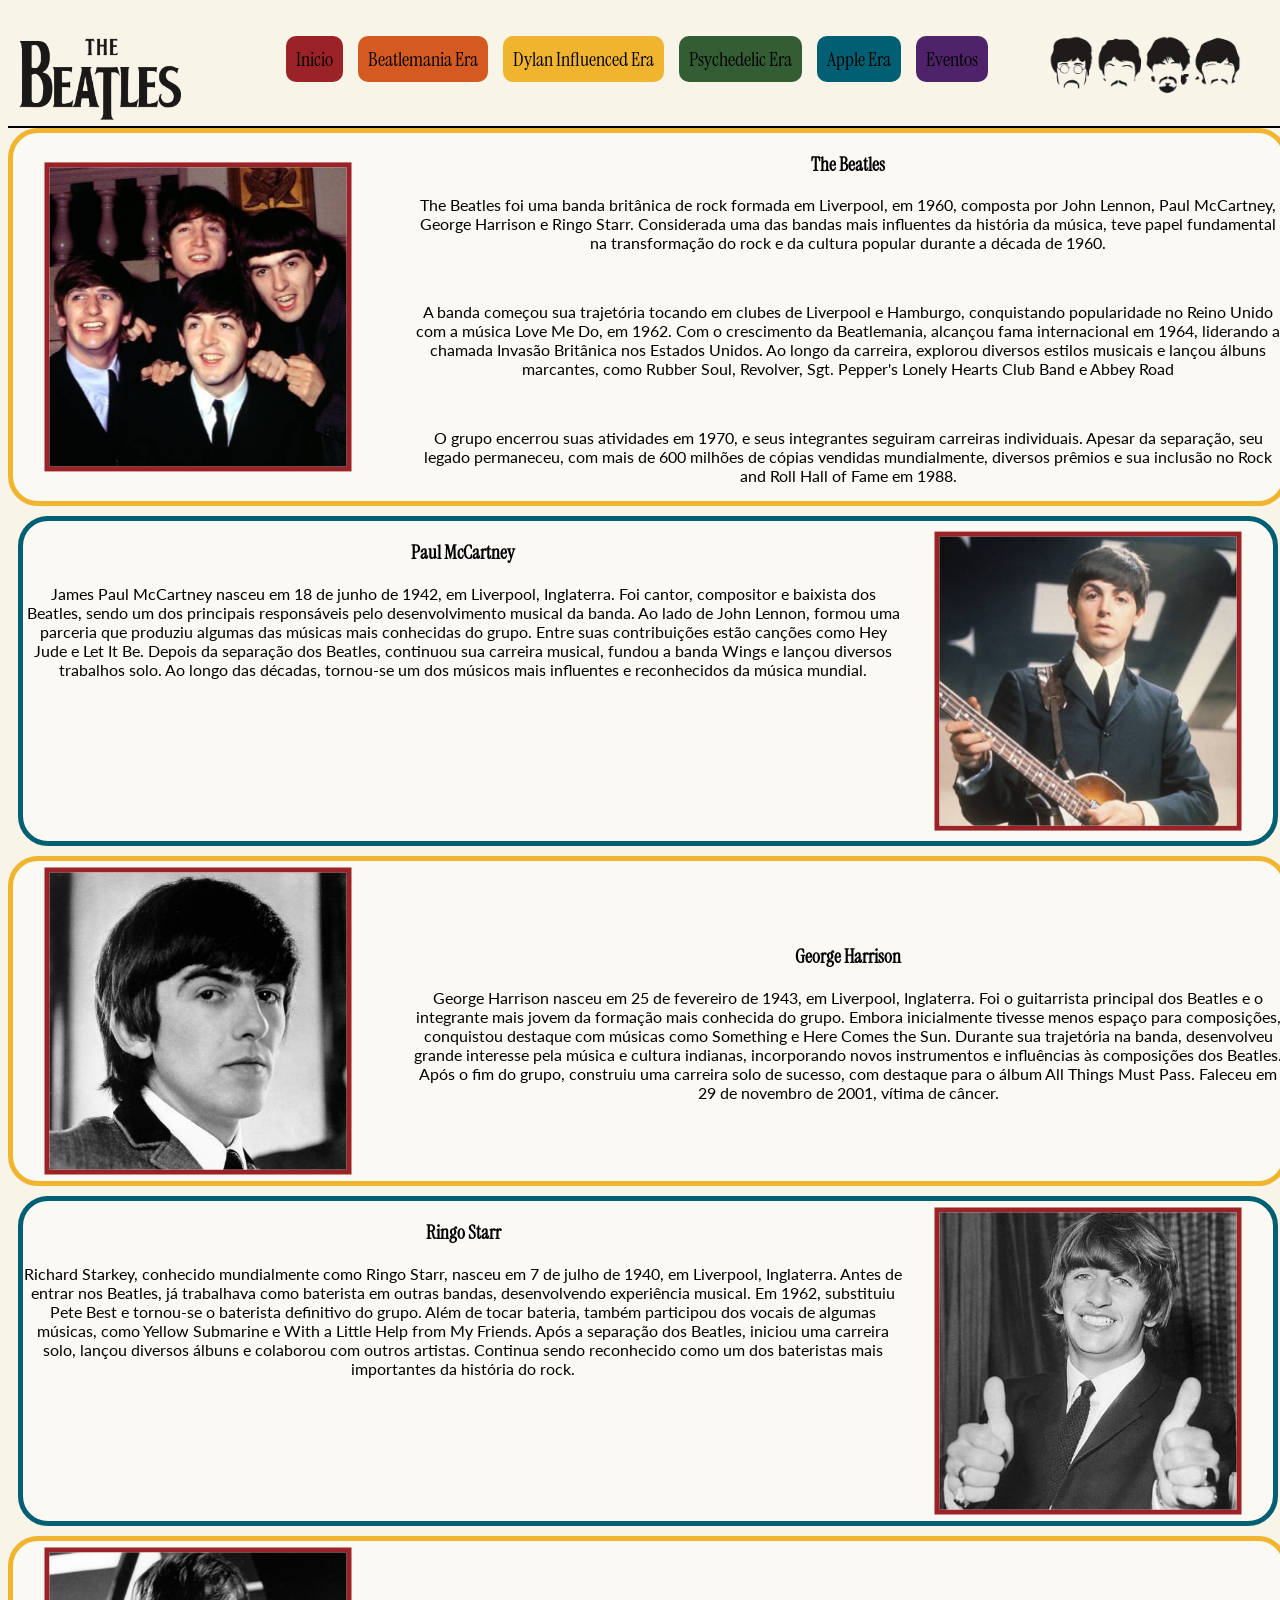
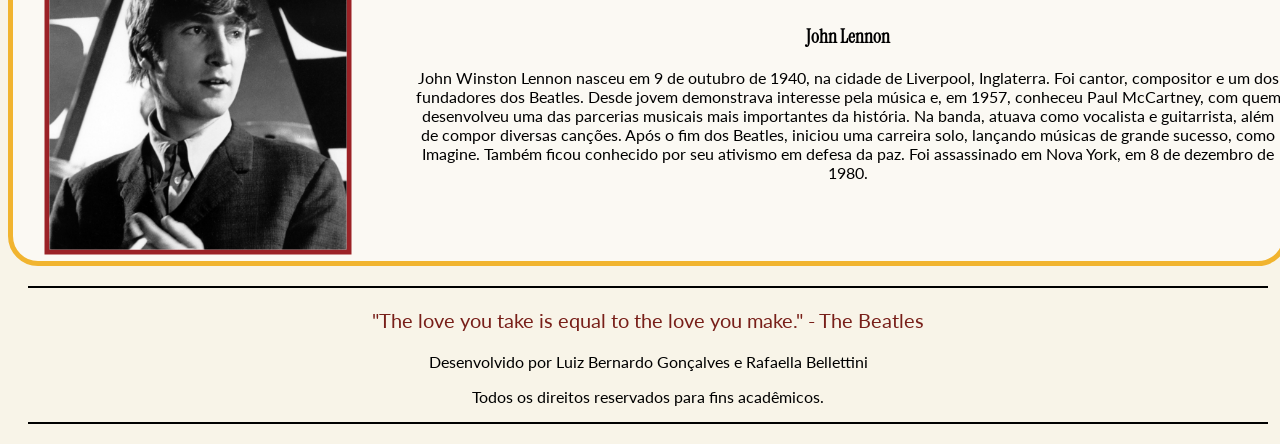
<file: index.html>
<!DOCTYPE html>
<html lang = "pt-br">
<head>
    <meta charset="UTF-8">
    <title>The Beatles</title>
    <link rel="stylesheet" type="text/css" href="estilos.css">
</head>
<body>
    <header id="cabecalho">
        <figure class="logo">
        <img src="imagens/beatles logo.png" alt="logo" width="30%">
        </figure>
        <figure class="logo2">
            <img src="imagens/carabeatles.png" alt="logo2" width="100%">
        </figure>

        <nav class="abas">
            <ul>
			    <li class="index"> <a href="index.html">Inicio</a></li>
			    <li class="beatlemania"> <a href="beatlemania.html">Beatlemania Era</a></li>
			    <li class="dylan"> <a href="dylan.html">Dylan Influenced Era</a></li>
			    <li class="psy"> <a href="psychedelic.html">Psychedelic Era</a></li>
			    <li class="apple"> <a href="apple.html">Apple Era</a></li>
                <li class="eventos"><a href="eventos.html">Eventos</a></li>
		    </ul>
        </nav>
    </header>
    <article id="conteudo">
        <section class="galeria">
            <div class="conteudo">
                <div class="caixa">
                    <img class="imagem1" src="imagens/beatlesnovo.jpg">
                    <img class="imagem2" src="imagens/beatlesveio.jpg ">
                </div>
                    <div class="textos">
                         <H1>The Beatles</H1>
                        <p>The Beatles foi uma banda britânica de rock formada em Liverpool, em 1960,
                         composta por John Lennon, Paul McCartney, George Harrison e Ringo Starr. Considerada uma das bandas mais influentes da história da música, 
                         teve papel fundamental na transformação do rock e da cultura popular durante a década de 1960.</p><br>
                        <p>A banda começou sua trajetória tocando em clubes de Liverpool e Hamburgo, conquistando popularidade no Reino Unido com a música Love Me Do, em 1962.
                            Com o crescimento da Beatlemania, alcançou fama internacional em 1964, liderando a chamada Invasão Britânica nos Estados Unidos. Ao longo da carreira,
                           explorou diversos estilos musicais e lançou álbuns marcantes, como Rubber Soul, Revolver, Sgt. Pepper's Lonely Hearts Club Band e Abbey Road</p><br>
                        <p>O grupo encerrou suas atividades em 1970, e seus integrantes seguiram carreiras individuais. Apesar da separação, seu legado permaneceu, 
                           com mais de 600 milhões de cópias vendidas mundialmente, diversos prêmios e sua inclusão no Rock and Roll Hall of Fame em 1988.</p>
                    </div>
                </div>
<!--mano so demoro nessa desgraca por causa de ficar corrigindo erro de css, que desgraca-->
            <div class="conteudoinvertido">
                <div class="caixa">
                    <img class="imagem1" src="imagens/paulnovo.jpg">
                    <img class="imagem2" src="imagens/paulveio.jpg ">
                </div>
                <div class="textos">
                    <h1>Paul McCartney</h1>
                        <p>James Paul McCartney nasceu em 18 de junho de 1942, em Liverpool, Inglaterra. Foi cantor,
                        compositor e baixista dos Beatles, sendo um dos principais responsáveis pelo desenvolvimento musical da banda. Ao lado de John Lennon,
                        formou uma parceria que produziu algumas das músicas mais conhecidas do grupo.   Entre suas contribuições estão canções como Hey Jude e Let It Be. Depois da separação dos Beatles,
                        continuou sua carreira musical, fundou a banda Wings e lançou diversos trabalhos solo. Ao longo das décadas, tornou-se um dos músicos mais influentes e reconhecidos da música mundial.</p>
                </div>
            </div>
             <div class="conteudo">
                <div class="caixa">
                    <img class="imagem1" src="imagens/georgenovo.jpg">
                    <img class="imagem2" src="imagens/georgeveio.jpg ">
                </div>
                <div class="textos">
                    <h1>George Harrison</h1>
                        <p>George Harrison nasceu em 25 de fevereiro de 1943, em Liverpool, Inglaterra. Foi o guitarrista principal dos Beatles e o integrante mais jovem da formação mais conhecida do grupo.
                        Embora inicialmente tivesse menos espaço para composições, conquistou destaque com músicas como Something e Here Comes the Sun. Durante sua trajetória na banda, desenvolveu grande interesse pela música e cultura indianas,
                        incorporando novos instrumentos e influências às composições dos Beatles. Após o fim do grupo, construiu uma carreira solo de sucesso, com destaque para o álbum All Things Must Pass. Faleceu em 29 de novembro de 2001, vítima de câncer.</p>
                </div>
            </div>
             <div class="conteudoinvertido">
                <div class="caixa">
                    <img class="imagem1" src="imagens/ringonovo.jpg">
                    <img class="imagem2" src="imagens/ringoveio.jpg ">
                </div>
                <div class="textos">
                    <h1>Ringo Starr</h1>
                        <p>Richard Starkey, conhecido mundialmente como Ringo Starr, nasceu em 7 de julho de 1940, em Liverpool, Inglaterra. Antes de entrar nos Beatles, já trabalhava como baterista em outras bandas,
                        desenvolvendo experiência musical. Em 1962, substituiu Pete Best e tornou-se o baterista definitivo do grupo. Além de tocar bateria, também participou dos vocais de algumas músicas, como Yellow Submarine e With a Little Help from My Friends.
                        Após a separação dos Beatles, iniciou uma carreira solo, lançou diversos álbuns e colaborou com outros artistas. Continua sendo reconhecido como um dos bateristas mais importantes da história do rock.</p>
                </div>
            </div>
             <div class="conteudo">
                <div class="caixa">
                    <img class="imagem1" src="imagens/jonhnovo.jpg">
                    <img class="imagem2" src="imagens/jonhveio.jpg ">
                </div>
                <div class="textos">
                    <h1>John Lennon</h1>
                        <p>John Winston Lennon nasceu em 9 de outubro de 1940, na cidade de Liverpool, Inglaterra. Foi cantor, compositor e um dos fundadores dos Beatles. Desde jovem demonstrava interesse pela música e, em 1957,
                        conheceu Paul McCartney, com quem desenvolveu uma das parcerias musicais mais importantes da história. Na banda, atuava como vocalista e guitarrista, além de compor diversas canções. Após o fim dos Beatles, iniciou uma carreira solo, 
                        lançando músicas de grande sucesso, como Imagine. Também ficou conhecido por seu ativismo em defesa da paz. Foi assassinado em Nova York, em 8 de dezembro de 1980.</p>
                </div>
            </div>
        </section>
        
    </article>
    <footer id="rodape">
        <p class="citacao">"The love you take is equal to the love you make." - The Beatles</p>
        <p>Desenvolvido por Luiz Bernardo Gonçalves e Rafaella Bellettini</p>
        <p>Todos os direitos reservados para fins acadêmicos.</p>
        
    </footer>
</body>
</html>
</file>
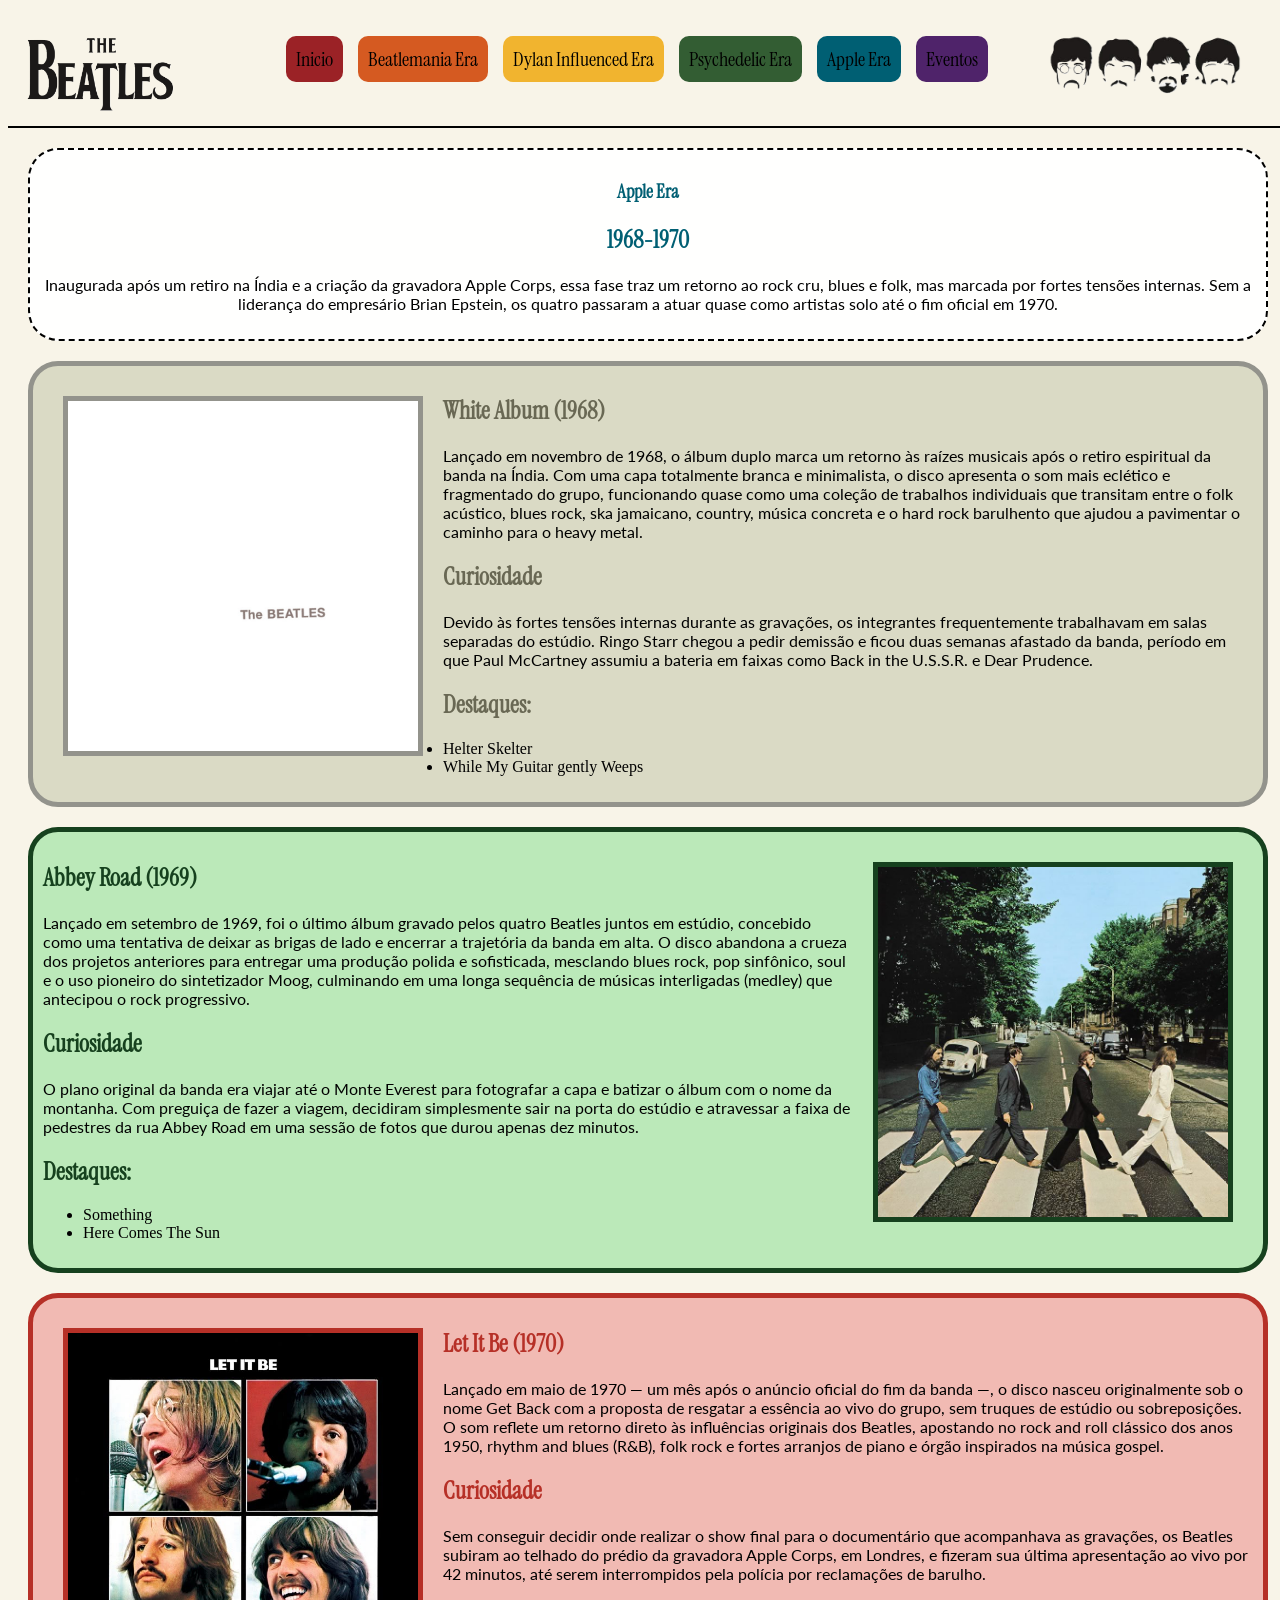
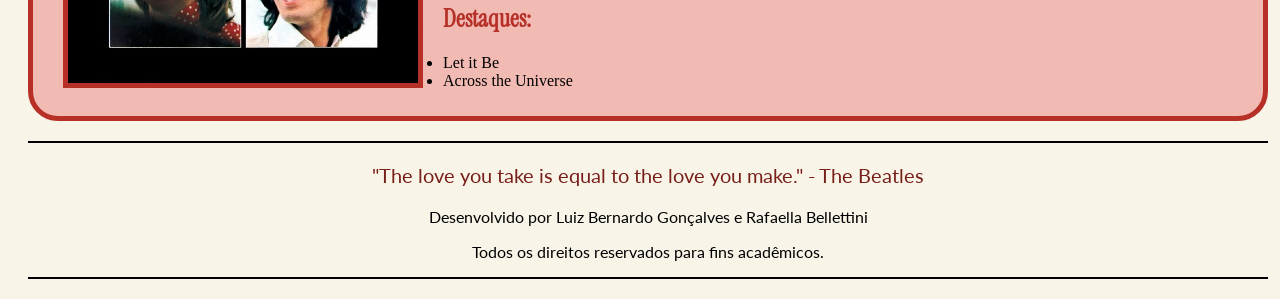
<file: apple.html>
<!DOCTYPE html>
<html lang = "pt-br">
<head>
    <meta charset="UTF-8">
    <title>The Beatles-apple Era</title>
    <link rel="stylesheet" type="text/css" href="estilos.css">
</head>
<body>
    <header id="cabecalho">
        <figure class="logo">
        <img src="imagens/beatles logo.png" alt="logo" width="27%">
        </figure>
        <figure class="logo2">
            <img src="imagens/carabeatles.png" alt="logo2" width="100%">
        </figure>
        <nav class="abas">
            <ul>
		       <li class="index"> <a href="index.html">Inicio</a></li>
			    <li class="beatlemania"> <a href="beatlemania.html">Beatlemania Era</a></li>
			    <li class="dylan"> <a href="dylan.html">Dylan Influenced Era</a></li>
			    <li class="psy"> <a href="psychedelic.html">Psychedelic Era</a></li>
			    <li class="apple"> <a href="apple.html">Apple Era</a></li>
                <li class="eventos"><a href="eventos.html">Eventos</a></li>
		    </ul>
        </nav>
        
    </header>
    <article id="conteudo">
        <section class="titulo">
            <hgroup class="apple">
            <h1>Apple Era</h1>
            <h2>1968-1970</h2>
            </hgroup>
            <p>Inaugurada após um retiro na Índia e a criação da gravadora Apple Corps, essa fase traz um retorno ao rock cru, blues e folk, mas marcada por fortes tensões internas. Sem a liderança do empresário Brian Epstein, os quatro passaram a atuar quase como artistas solo até o fim oficial em 1970.</p>
        </section>
        <div class="white">
            <div class="vinil">
            <img class="white" src="imagens/white.png" width="27%">
            <img class="disco" src="imagens/whitedisc.png">
            </div>
            <div class="textowhite">
            <h1><a href="https://open.spotify.com/intl-pt/album/1klALx0u4AavZNEvC4LrTL?si=0f9911e908c54f1e" target="_blank"> White Album (1968)</a></h1>
            <p>Lançado em novembro de 1968, o álbum duplo marca um retorno às raízes musicais após o retiro espiritual da banda na Índia. Com uma capa totalmente branca e minimalista, o disco apresenta o som mais eclético e fragmentado do grupo, funcionando quase como uma coleção de trabalhos individuais que transitam entre o folk acústico, blues rock, ska jamaicano, country, música concreta e o hard rock barulhento que ajudou a pavimentar o caminho para o heavy metal.</p>
            <h2>Curiosidade</h2>
            <p>Devido às fortes tensões internas durante as gravações, os integrantes frequentemente trabalhavam em salas separadas do estúdio. Ringo Starr chegou a pedir demissão e ficou duas semanas afastado da banda, período em que Paul McCartney assumiu a bateria em faixas como Back in the U.S.S.R. e Dear Prudence.</p>
            <h2>Destaques:</h2>
            <ul type="disc">
                <li>Helter Skelter</li>
                <li>While My Guitar gently Weeps</li>
            </ul>
        </div>
        </div>
            <div class="abbey">
            <div class="vinil1">     
                 <img class="abbey" src="imagens/abbey.jpg" width="27%">
                 <img class="discoabbey" src="imagens/abbeydisc.png">
             </div>
                <div class="textoabbey">
                 <h1><a href="https://open.spotify.com/intl-pt/album/0ETFjACtuP2ADo6LFhL6HN?si=cab36244267a47da" target="_blank"> Abbey Road (1969)</a></h1>
                 <p>Lançado em setembro de 1969, foi o último álbum gravado pelos quatro Beatles juntos em estúdio, concebido como uma tentativa de deixar as brigas de lado e encerrar a trajetória da banda em alta. O disco abandona a crueza dos projetos anteriores para entregar uma produção polida e sofisticada, mesclando blues rock, pop sinfônico, soul e o uso pioneiro do sintetizador Moog, culminando em uma longa sequência de músicas interligadas (medley) que antecipou o rock progressivo.</p>
                 <h2>Curiosidade</h2>
                    <p>O plano original da banda era viajar até o Monte Everest para fotografar a capa e batizar o álbum com o nome da montanha. Com preguiça de fazer a viagem, decidiram simplesmente sair na porta do estúdio e atravessar a faixa de pedestres da rua Abbey Road em uma sessão de fotos que durou apenas dez minutos.</p>
                 <h2>Destaques:</h2>
                    <ul type="disc">
                   <li>Something</li>
                    <li>Here Comes The Sun</li>
                    </ul>
                </div>
             </div>
        <div class="let">
            <div class="vinil">      
                <img class="itbe" src="imagens/letitbe.jpg" width="27%">
                <img class="disco" src="imagens/letitbedisc.png">
            </div>
            <div class="textolet">
            <h1><a href="https://open.spotify.com/intl-pt/album/0jTGHV5xqHPvEcwL8f6YU5?si=vYOB8EN7TLqBNIKiTmaLng" target="_blank"> Let It Be (1970)</a></h1>
            <p>Lançado em maio de 1970 — um mês após o anúncio oficial do fim da banda —, o disco nasceu originalmente sob o nome Get Back com a proposta de resgatar a essência ao vivo do grupo, sem truques de estúdio ou sobreposições. O som reflete um retorno direto às influências originais dos Beatles, apostando no rock and roll clássico dos anos 1950, rhythm and blues (R&B), folk rock e fortes arranjos de piano e órgão inspirados na música gospel.</p>
            <h2>Curiosidade</h2>
            <p>Sem conseguir decidir onde realizar o show final para o documentário que acompanhava as gravações, os Beatles subiram ao telhado do prédio da gravadora Apple Corps, em Londres, e fizeram sua última apresentação ao vivo por 42 minutos, até serem interrompidos pela polícia por reclamações de barulho.</p>
            <h2>Destaques:</h2>
            <ul type="disc">
                <li>Let it Be</li>
                <li>Across the Universe</li>
            </ul>
        </div>
        </div>
         
    </article>
    <footer id="rodape">
        <p class="citacao">"The love you take is equal to the love you make." - The Beatles</p>
        <p>Desenvolvido por Luiz Bernardo Gonçalves e Rafaella Bellettini</p>
        <p>Todos os direitos reservados para fins acadêmicos.</p>
        
    </footer>
</body>
</html>
</file>
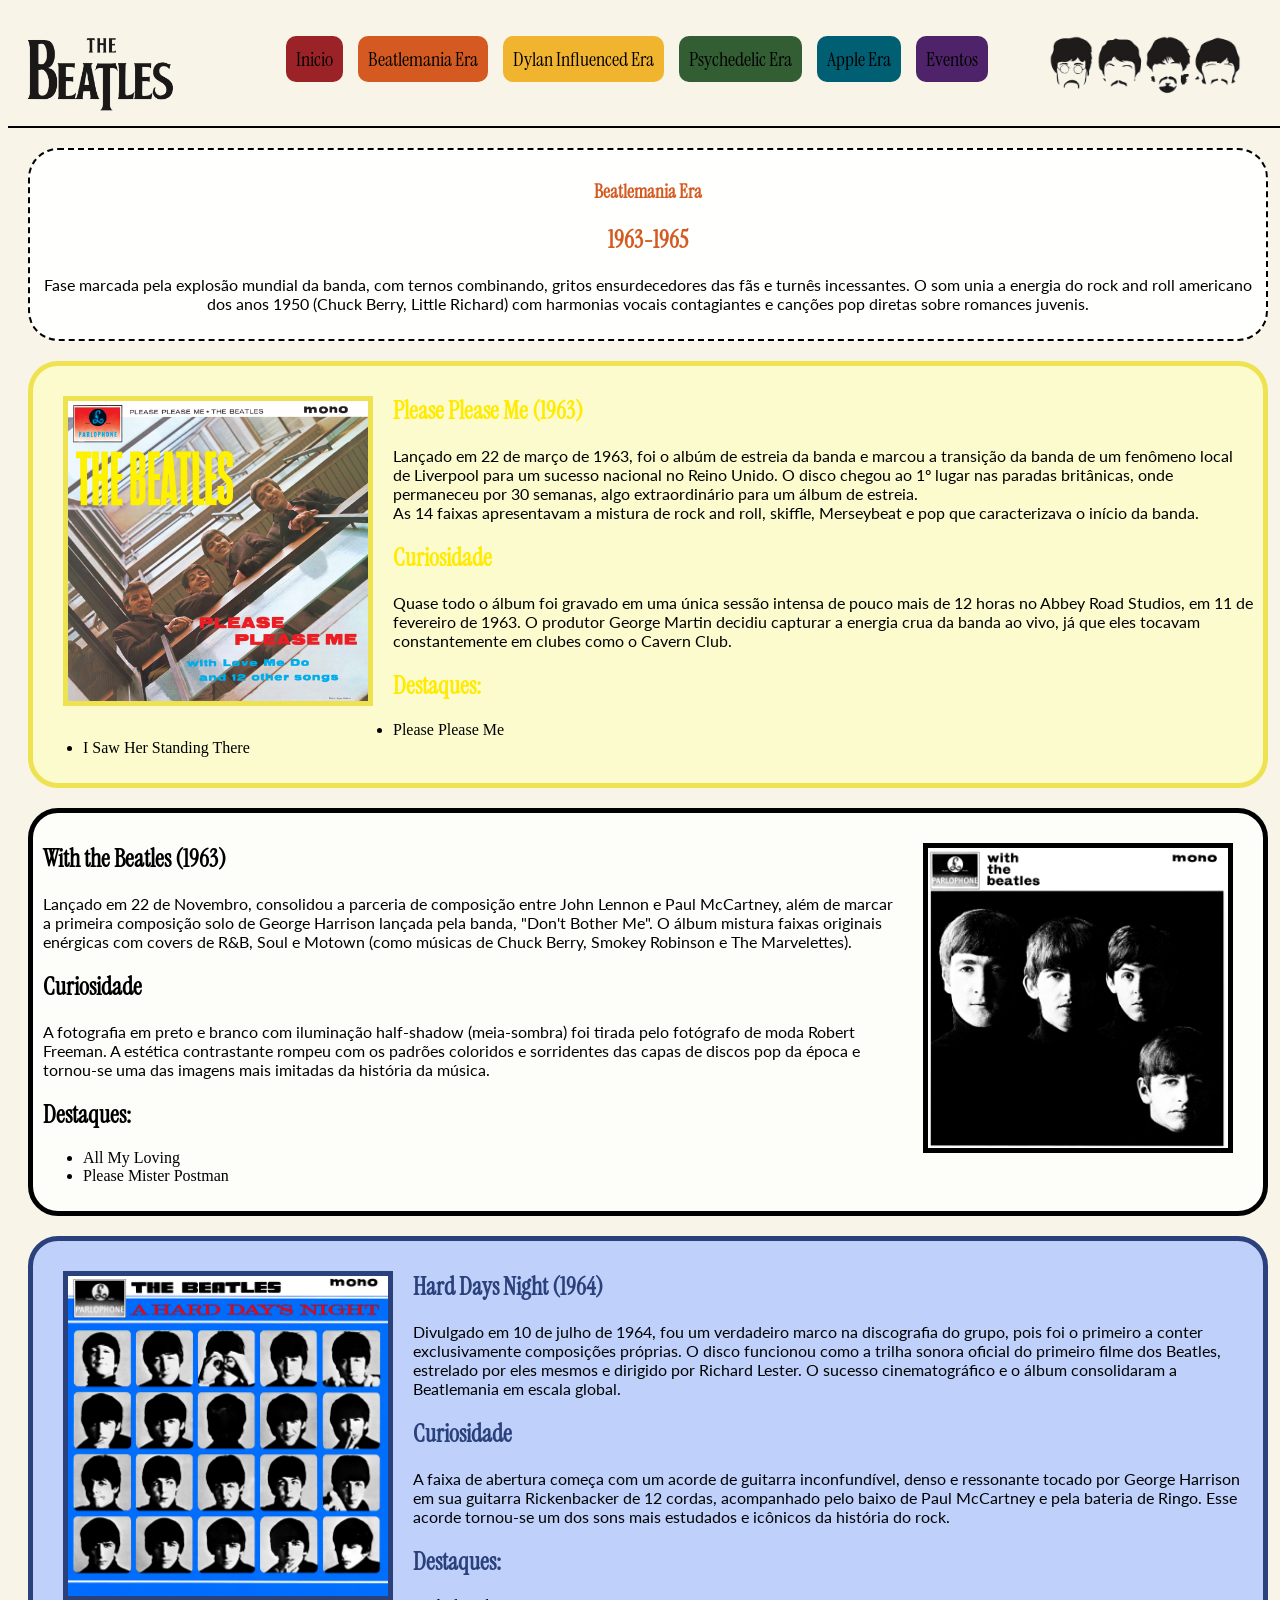
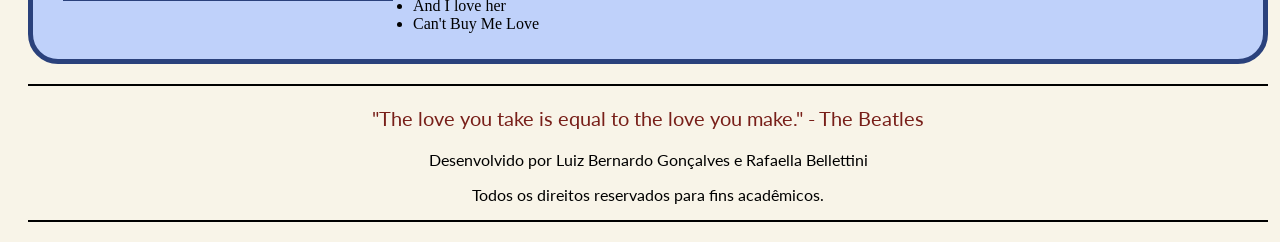
<file: beatlemania.html>
<!DOCTYPE html>
<html lang = "pt-br">
<head>
    <meta charset="UTF-8">
    <title>The Beatles</title>
    <link rel="stylesheet" type="text/css" href="estilos.css">
</head>
<body>
    <header id="cabecalho"> 
        <figure class="logo">
        <img src="imagens/beatles logo.png" alt="logo" width="27%">
        </figure>
        <figure class="logo2">
            <img src="imagens/carabeatles.png" alt="logo2" width="100%">
        </figure>
        <nav class="abas">
            <ul>
			    <li class="index"> <a href="index.html">Inicio</a></li>
			    <li class="beatlemania"> <a href="beatlemania.html">Beatlemania Era</a></li>
			    <li class="dylan"> <a href="dylan.html">Dylan Influenced Era</a></li>
			    <li class="psy"> <a href="psychedelic.html">Psychedelic Era</a></li>
			    <li class="apple"> <a href="apple.html">Apple Era</a></li>
                <li class="eventos"><a href="eventos.html">Eventos</a></li>
		    </ul>
        </nav>
    </header>
    
    <article id="conteudo">
        <section class="titulo">
            <hgroup class="beatlemania">
            <h1>Beatlemania Era</h1>
            <h2>1963-1965</h2>
            </hgroup>
            <p>Fase marcada pela explosão mundial da banda, com ternos combinando, gritos ensurdecedores das fãs e turnês incessantes. O som unia a energia do rock and roll americano dos anos 1950 (Chuck Berry, Little Richard) com harmonias vocais contagiantes e canções pop diretas sobre romances juvenis.</p>
        </section>

        <div class="pleasepleaseme">
        <div class="vinil">
            <img class="please" src="imagens/Please Please Me.jpg" width="27%">
            <img class="disco" src="imagens/pleasedisc.png">
        </div>   
            <div class="textoplease">
            <h1><a href="https://open.spotify.com/intl-pt/album/3KzAvEXcqJKBF97HrXwlgf?si=FpezGKFPSI-pLYetunIu0A" target="_blank"> Please Please Me (1963)</a></h1>
            <p>Lançado em 22 de março de 1963, foi o albúm de estreia da banda e marcou a transição da banda de um fenômeno local de Liverpool para um sucesso nacional no Reino Unido. O disco chegou ao 1º lugar nas paradas britânicas, onde permaneceu por 30 semanas, algo extraordinário para um álbum de estreia. <br> As 14 faixas apresentavam a mistura de rock and roll, skiffle, Merseybeat e pop que caracterizava o início da banda.</p>
            <h2>Curiosidade</h2>
            <p>Quase todo o álbum foi gravado em uma única sessão intensa de pouco mais de 12 horas no Abbey Road Studios, em 11 de fevereiro de 1963. O produtor George Martin decidiu capturar a energia crua da banda ao vivo, já que eles tocavam constantemente em clubes como o Cavern Club.</p>
            <h2>Destaques:</h2>
            <ul type="disc">
                <li>Please Please Me</li>
                <li>I Saw Her Standing There</li>
            </ul>
        </div>
        </div>

          <div class="withthebeatles">
            <div class="vinil1">
            <img class="with" src="imagens/With the Beatles.jpg" width="27%">
            <img class="disco" src="imagens/withdisc.png">
            </div>
            
            <div class="textowith">
            <h1><a href="https://open.spotify.com/intl-pt/album/1aYdiJk6XKeHWGO3FzHHTr?si=z3xXnrFvTqC8BgQqZa1Sjw" target="_blank"> With the Beatles (1963)</a></h1>
            <p>Lançado em 22 de Novembro, consolidou a parceria de composição entre John Lennon e Paul McCartney, além de marcar a primeira composição solo de George Harrison lançada pela banda, "Don't Bother Me". O álbum mistura faixas originais enérgicas com covers de R&B, Soul e Motown (como músicas de Chuck Berry, Smokey Robinson e The Marvelettes).</p>
            <h2>Curiosidade</h2>
            <p>A fotografia em preto e branco com iluminação half-shadow (meia-sombra) foi tirada pelo fotógrafo de moda Robert Freeman. A estética contrastante rompeu com os padrões coloridos e sorridentes das capas de discos pop da época e tornou-se uma das imagens mais imitadas da história da música. </p>
            <h2>Destaques:</h2>
            <ul type="disc">
                <li>All My Loving</li>
                <li>Please Mister Postman</li>
            </ul>
        </div>
        </div>
        <div class="aharddaysnight">
            <div class="vinil">      
            <img class="hard" src="imagens/A Hard Days Night.jpg" width="27%">
            <img class="disco" src="imagens/harddaysdisc.png">
            </div>
            <div class="textohard">
            <h1><a href="https://open.spotify.com/intl-pt/album/6wCttLq0ADzkPgtRnUihLV?si=XteM1kRmRbGZ8W2snstXDQ" target="_blank"> Hard Days Night </a>(1964)</h1>
            <p>Divulgado em 10 de julho de 1964, fou um verdadeiro marco na discografia do grupo, pois foi o primeiro a conter exclusivamente composições próprias. O disco funcionou como a trilha sonora oficial do primeiro filme dos Beatles, estrelado por eles mesmos e dirigido por Richard Lester. O sucesso cinematográfico e o álbum consolidaram a Beatlemania em escala global.</p>
            <h2>Curiosidade</h2>
            <p>A faixa de abertura começa com um acorde de guitarra inconfundível, denso e ressonante tocado por George Harrison em sua guitarra Rickenbacker de 12 cordas, acompanhado pelo baixo de Paul McCartney e pela bateria de Ringo. Esse acorde tornou-se um dos sons mais estudados e icônicos da história do rock.</p>
            <h2>Destaques:</h2>
            <ul type="disc">
                <li>And I love her</li>
                <li>Can't Buy Me Love</li>
            </ul>
        </div>
        </div>

    </article>
    <footer id="rodape">
        <p class="citacao">"The love you take is equal to the love you make." - The Beatles</p>
        <p>Desenvolvido por Luiz Bernardo Gonçalves e Rafaella Bellettini</p>
        <p>Todos os direitos reservados para fins acadêmicos.</p>
        
    </footer>
</body>
</html>
</file>
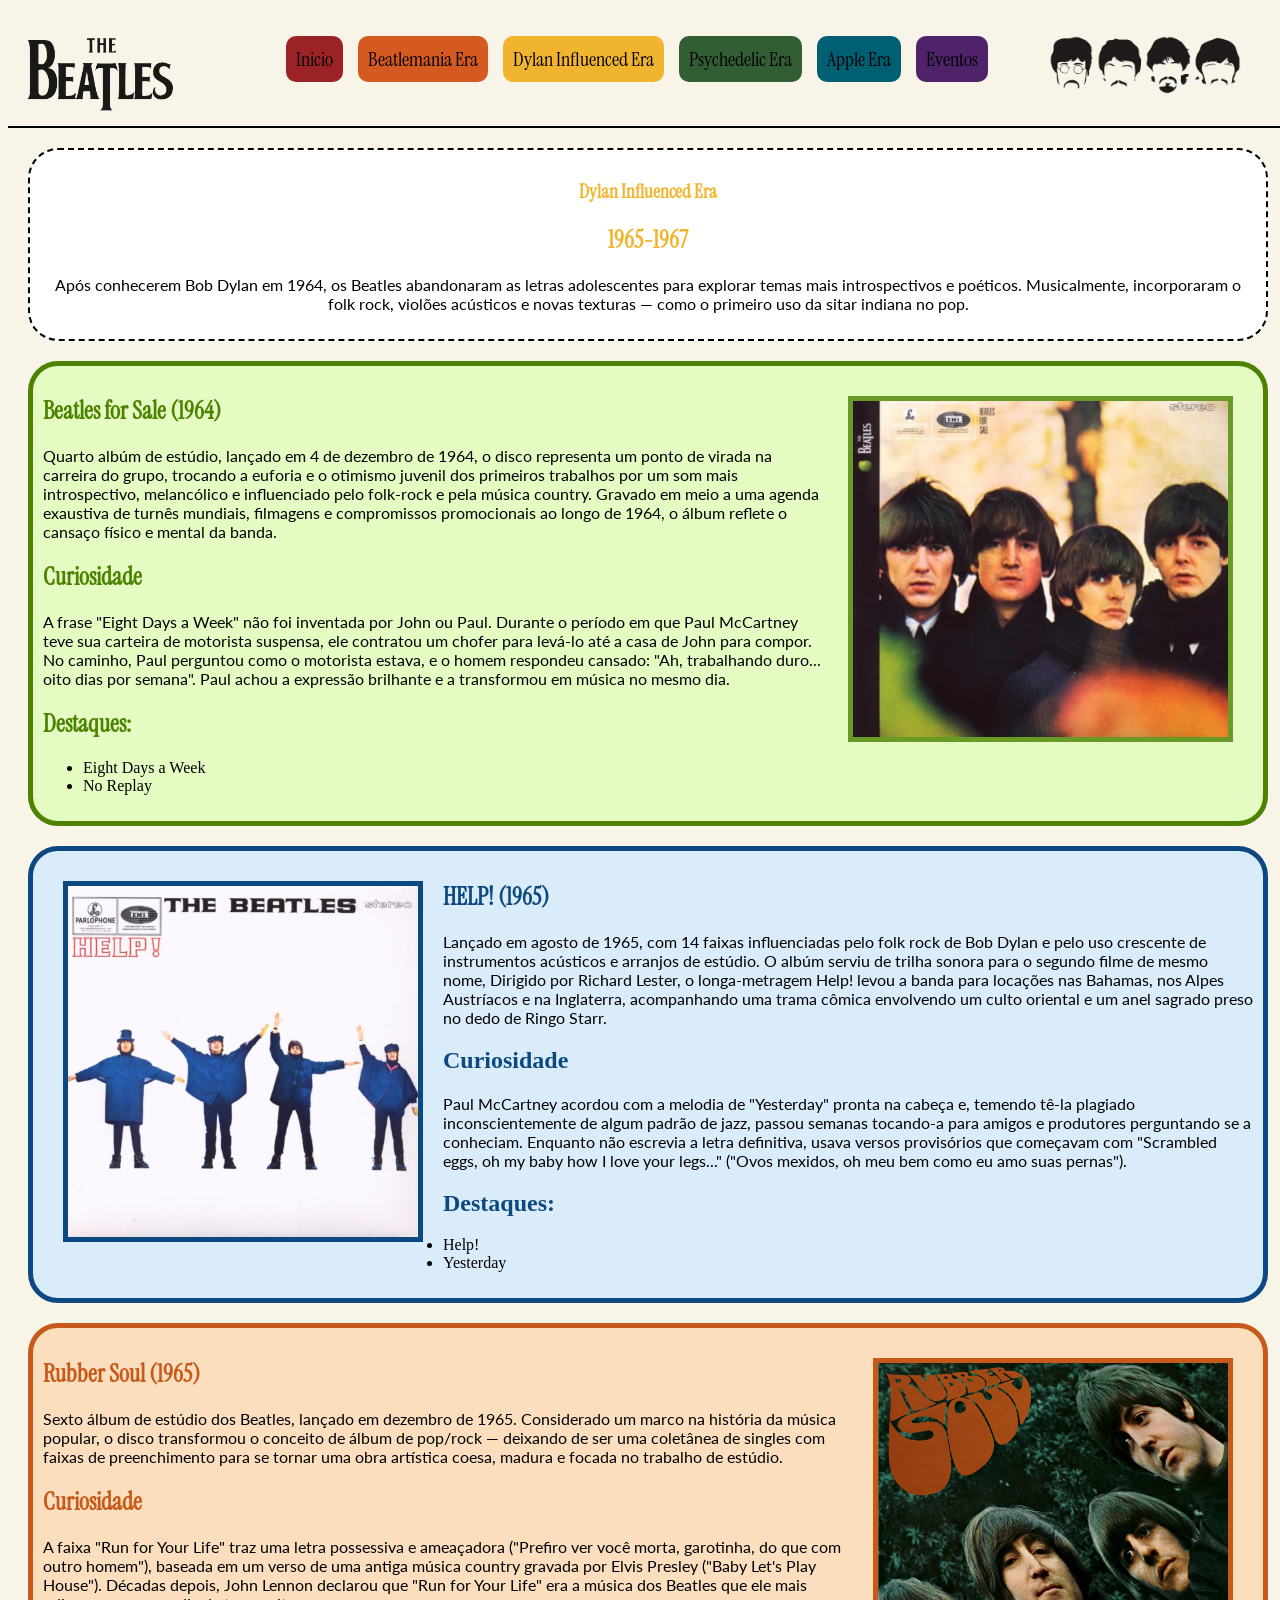
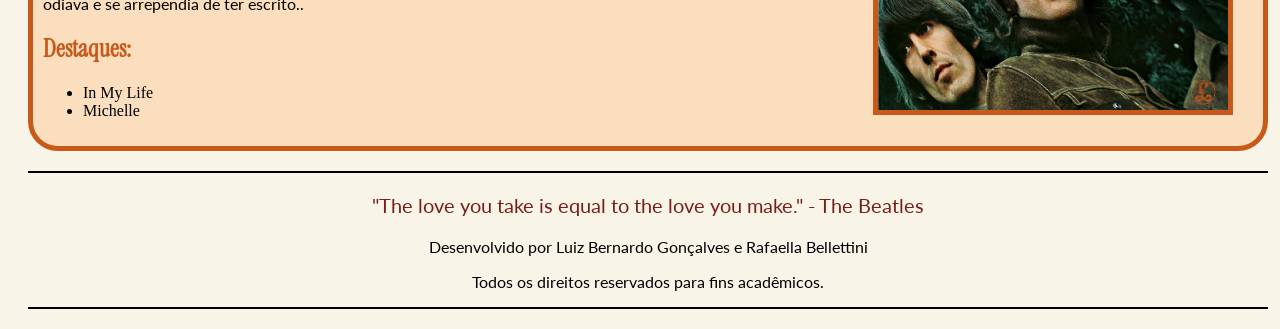
<file: dylan.html>
<!DOCTYPE html>
<html lang = "pt-br">
<head>
    <meta charset="UTF-8">
    <title>The Beatles-Dylan Influenced Era</title>
    <link rel="stylesheet" type="text/css" href="estilos.css">
</head>
<body>
    <header id="cabecalho">
        <figure class="logo">
        <img src="imagens/beatles logo.png" alt="logo" width="27%">
        </figure>
       <figure class="logo2">
            <img src="imagens/carabeatles.png" alt="logo2" width="100%">
        </figure>
        <nav class="abas">
            <ul>
			   <li class="index"> <a href="index.html">Inicio</a></li>
			    <li class="beatlemania"> <a href="beatlemania.html">Beatlemania Era</a></li>
			    <li class="dylan"> <a href="dylan.html">Dylan Influenced Era</a></li>
			    <li class="psy"> <a href="psychedelic.html">Psychedelic Era</a></li>
			    <li class="apple"> <a href="apple.html">Apple Era</a></li>
                <li class="eventos"><a href="eventos.html">Eventos</a></li>
		    </ul>
        </nav>
       
    </header>
    <article id="conteudo">
         <section class="titulo">
            <hgroup class="dylan">
              <h1>Dylan Influenced Era</h1>
            <h2>1965-1967</h2>
            </hgroup>
            <p>Após conhecerem Bob Dylan em 1964, os Beatles abandonaram as letras adolescentes para explorar temas mais introspectivos e poéticos. Musicalmente, incorporaram o folk rock, violões acústicos e novas texturas — como o primeiro uso da sitar indiana no pop.</p>
               </section>

        <div class="beatlesforsale">
            <div class="vinil1">
            <img class="forsale" src="imagens/beatlesforsale.jpg" width="27%">
            <img class="discoforsale" src="imagens/forsaledisc.png">
            </div>
            <div class="textosale">
            <h1><a href="https://open.spotify.com/intl-pt/album/1vANZV20H5B4Fk6yf7Ot9a?si=4xZy7KaCTUaD5nqk2YYLAA" target="_blank">Beatles for Sale (1964)</a></h1>
            <p>Quarto albúm de estúdio, lançado em 4 de dezembro de 1964, o disco representa um ponto de virada na carreira do grupo, trocando a euforia e o otimismo juvenil dos primeiros trabalhos por um som mais introspectivo, melancólico e influenciado pelo folk-rock e pela música country. Gravado em meio a uma agenda exaustiva de turnês mundiais, filmagens e compromissos promocionais ao longo de 1964, o álbum reflete o cansaço físico e mental da banda. </p>
            <h2>Curiosidade</h2>
            <p>A frase "Eight Days a Week" não foi inventada por John ou Paul. Durante o período em que Paul McCartney teve sua carteira de motorista suspensa, ele contratou um chofer para levá-lo até a casa de John para compor. No caminho, Paul perguntou como o motorista estava, e o homem respondeu cansado: "Ah, trabalhando duro... oito dias por semana". Paul achou a expressão brilhante e a transformou em música no mesmo dia.</p>
            <h2>Destaques:</h2>
            <ul type="disc">
                <li>Eight Days a Week</li>
                <li>No Replay</li>
            </ul>
        </div>
        </div>
        <div class="help">
            <div class="vinil">      
            <img class="hp" src="imagens/HELP!.jpg" width="27%">
            <img class="disco" src="imagens/helpdisc.png">
            </div>   
            <div class="textohelp">
                <h1><a href="https://open.spotify.com/intl-pt/album/0PT5m6hwPRrpBwIHVnvbFX?si=554de6aee68f4e85" target="_blank">HELP! (1965)</a></h1>
                <p>Lançado em agosto de 1965, com 14 faixas influenciadas pelo folk rock de Bob Dylan e pelo uso crescente de instrumentos acústicos e arranjos de estúdio. O albúm serviu de trilha sonora para o segundo filme de mesmo nome, Dirigido por Richard Lester, o longa-metragem Help! levou a banda para locações nas Bahamas, nos Alpes Austríacos e na Inglaterra, acompanhando uma trama cômica envolvendo um culto oriental e um anel sagrado preso no dedo de Ringo Starr.</p>
                <h2>Curiosidade</h2>
                <p>Paul McCartney acordou com a melodia de "Yesterday" pronta na cabeça e, temendo tê-la plagiado inconscientemente de algum padrão de jazz, passou semanas tocando-a para amigos e produtores perguntando se a conheciam. Enquanto não escrevia a letra definitiva, usava versos provisórios que começavam com "Scrambled eggs, oh my baby how I love your legs..." ("Ovos mexidos, oh meu bem como eu amo suas pernas").</p>
                <h2>Destaques:</h2>
                    <ul type="disc">
                        <li>Help!</li>
                        <li>Yesterday</li>
                     </ul>
                    </div>
        </div>
        <div class="rubbersoul">
            <div class="vinil1">      
            <img class="rubber"src="imagens/rubbersoul.jpg" width="27%">
            <img class="discosoul" src="imagens/rubberdisc.png">
            </div>
            <div class="textorubber">
                <h1><a href="https://open.spotify.com/intl-pt/album/50o7kf2wLwVmOTVYJOTplm?si=1fb108c8fa2f484a" target="_blank"> Rubber Soul</a> (1965)</h1>
                <p>Sexto álbum de estúdio dos Beatles, lançado em dezembro de 1965. Considerado um marco na história da música popular, o disco transformou o conceito de álbum de pop/rock — deixando de ser uma coletânea de singles com faixas de preenchimento para se tornar uma obra artística coesa, madura e focada no trabalho de estúdio.</p>
                <h2>Curiosidade</h2>
                <p>A faixa "Run for Your Life" traz uma letra possessiva e ameaçadora ("Prefiro ver você morta, garotinha, do que com outro homem"), baseada em um verso de uma antiga música country gravada por Elvis Presley ("Baby Let's Play House"). Décadas depois, John Lennon declarou que "Run for Your Life" era a música dos Beatles que ele mais odiava e se arrependia de ter escrito..</p>
                <h2>Destaques:</h2>
                 <ul type="disc">
                <li>In My Life</li>
                <li>Michelle</li>
            </ul>
        </div>
        </div>
    </article>
    <footer id="rodape">
        <p class="citacao">"The love you take is equal to the love you make." - The Beatles</p>
        <p>Desenvolvido por Luiz Bernardo Gonçalves e Rafaella Bellettini</p>
        <p>Todos os direitos reservados para fins acadêmicos.</p>
        
    </footer>
</body>
</html>
</file>
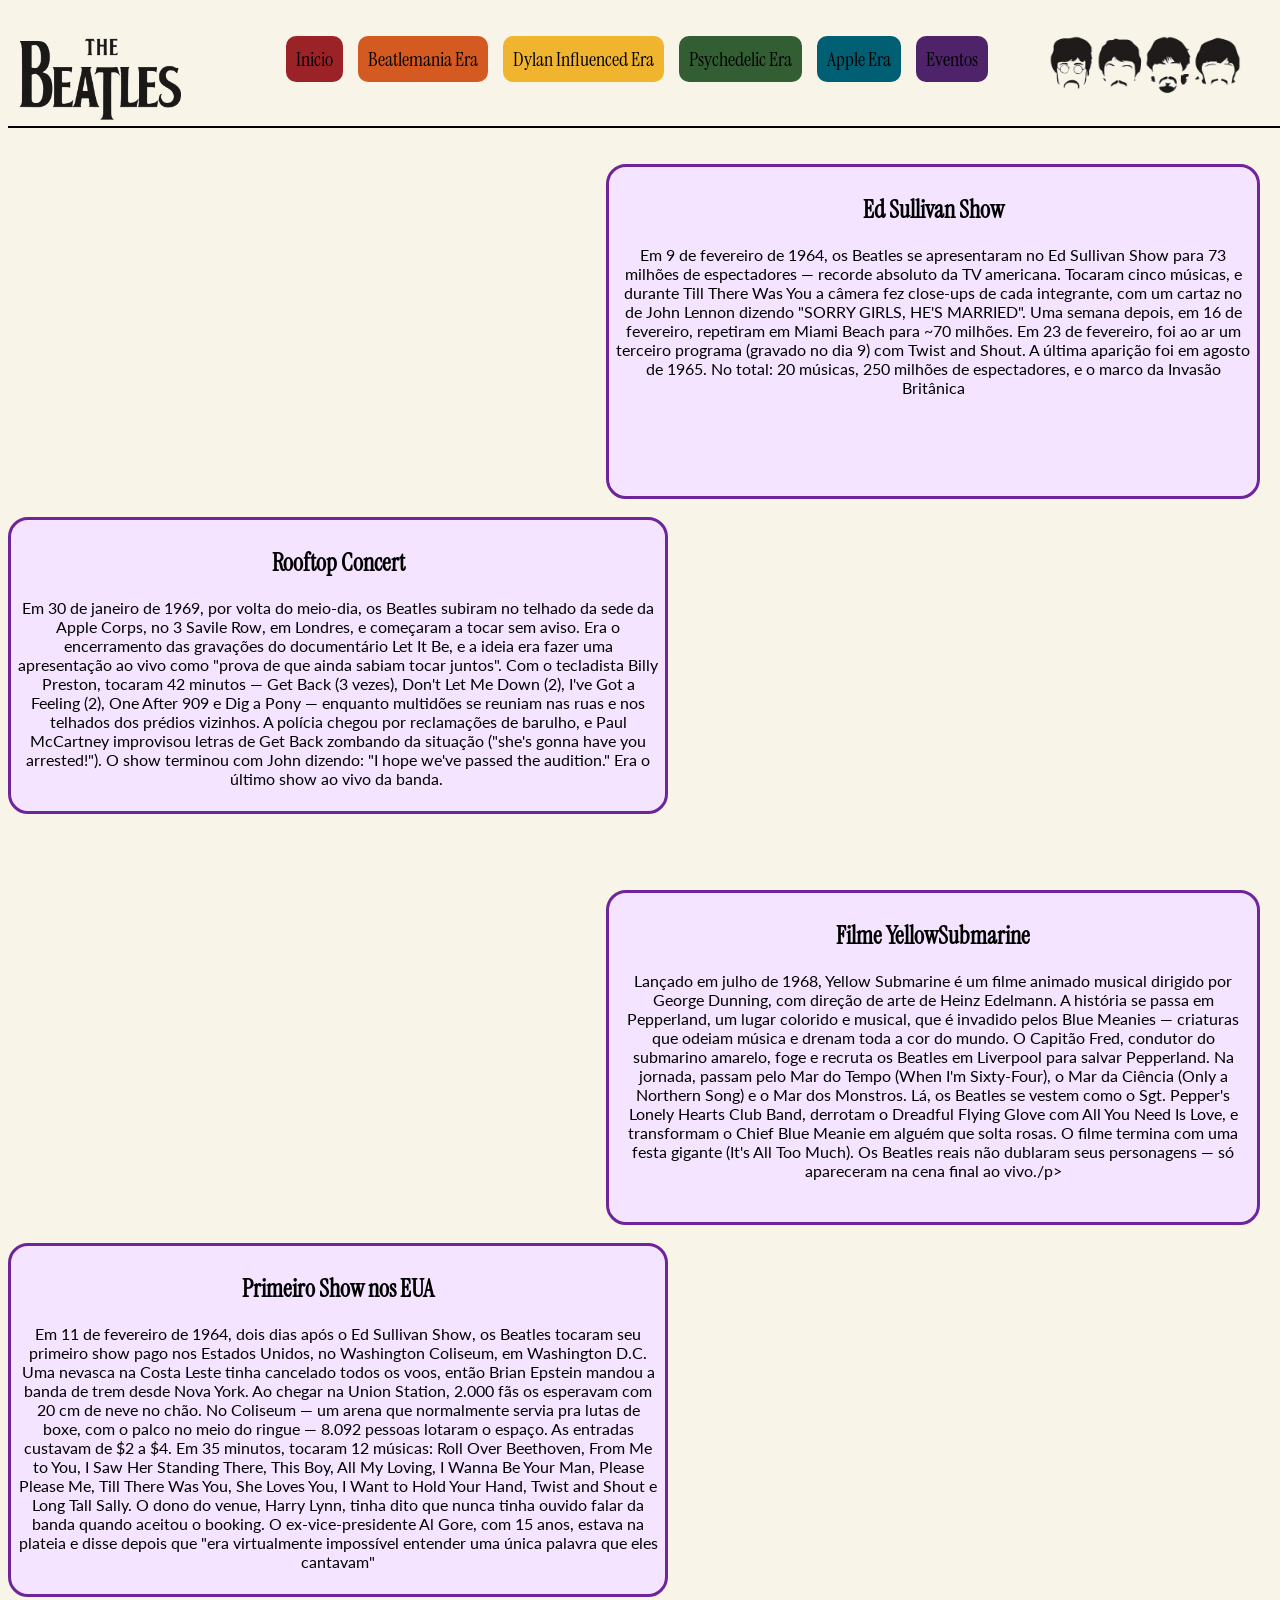
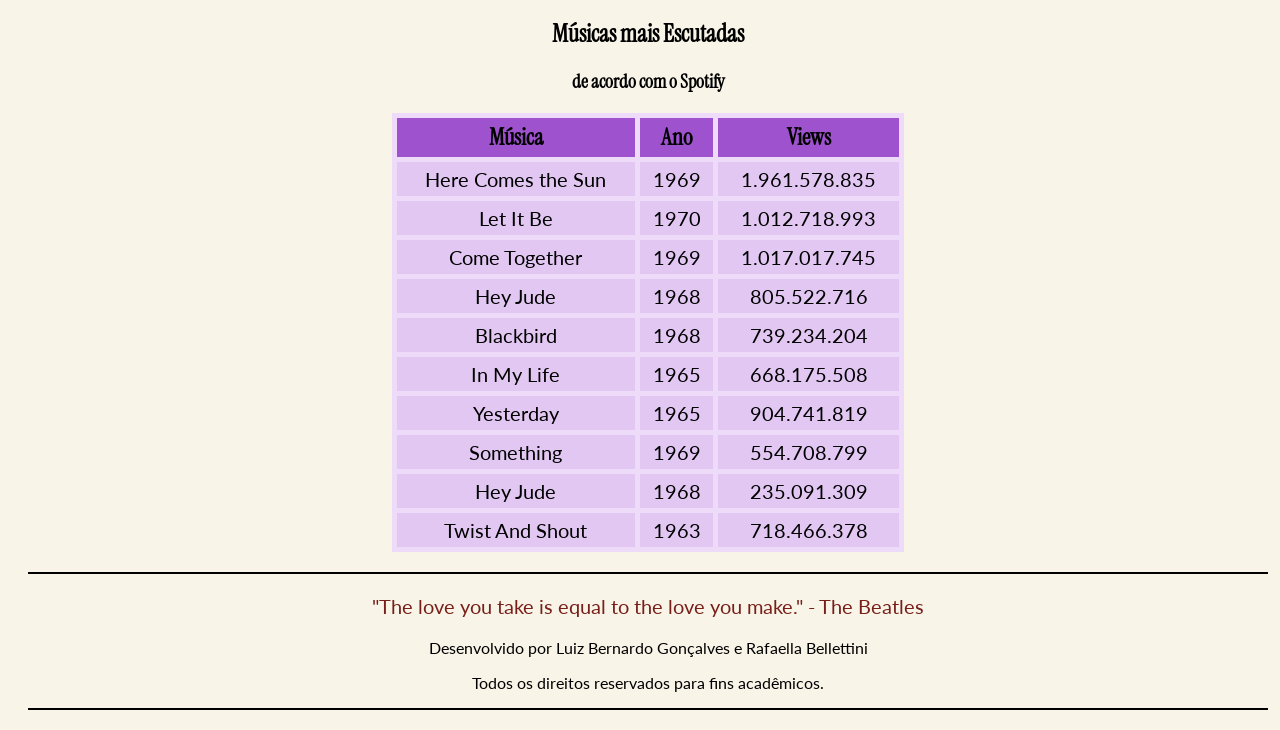
<file: eventos.html>
<!DOCTYPE html>
<html lang = "pt-br">
<head>
    <meta charset="UTF-8">
    <title>The Beatles</title>
    <link rel="stylesheet" type="text/css" href="estilos.css">
</head>
<body>
    <header id="cabecalho">
        <figure class="logo">
        <img src="imagens/beatles logo.png" alt="logo" width="30%">
        </figure>
        <figure class="logo2">
            <img src="imagens/carabeatles.png" alt="logo2" width="100%">
        </figure>

        <nav class="abas">
            <ul>
			    <li class="index"> <a href="index.html">Inicio</a></li>
			    <li class="beatlemania"> <a href="beatlemania.html">Beatlemania Era</a></li>
			    <li class="dylan"> <a href="dylan.html">Dylan Influenced Era</a></li>
			    <li class="psy"> <a href="psychedelic.html">Psychedelic Era</a></li>
			    <li class="apple"> <a href="apple.html">Apple Era</a></li>
                <li class="eventos"><a href="eventos.html">Eventos</a></li>
		    </ul>
        </nav>
    </header>
    <br>
    <article id="conteudo">

        <div class="video">
            <iframe width="560" height="315" src="https://www.youtube.com/embed/jenWdylTtzs?si=N36LEKnQd4eDmCta" title="YouTube video player" frameborder="0" allow="accelerometer; autoplay; clipboard-write; encrypted-media; gyroscope; picture-in-picture; web-share" referrerpolicy="strict-origin-when-cross-origin" allowfullscreen></iframe>
        
            
            <div class="textovideo">
            <h1>Ed Sullivan Show</h1>
            <p>Em 9 de fevereiro de 1964, os Beatles se apresentaram no Ed Sullivan Show para 73 milhões de espectadores — recorde absoluto da TV americana. Tocaram cinco músicas, e durante Till There Was You a câmera fez close-ups de cada integrante, com um cartaz no de John Lennon dizendo "SORRY GIRLS, HE'S MARRIED".

Uma semana depois, em 16 de fevereiro, repetiram em Miami Beach para ~70 milhões. Em 23 de fevereiro, foi ao ar um terceiro programa (gravado no dia 9) com Twist and Shout. A última aparição foi em agosto de 1965.

No total: 20 músicas, 250 milhões de espectadores, e o marco da Invasão Britânica</p>
           </div>
        </div>
        
        <div class="video2">
            <iframe width="560" height="315" src="https://www.youtube.com/embed/VoXkBT20-08?si=dehJlMV1U18Gbm7S" title="YouTube video player" frameborder="0" allow="accelerometer; autoplay; clipboard-write; encrypted-media; gyroscope; picture-in-picture; web-share" referrerpolicy="strict-origin-when-cross-origin" allowfullscreen></iframe>
        
            
            <div class="textovideo2">
            <h1>Rooftop Concert</h1>
            <p>Em 30 de janeiro de 1969, por volta do meio-dia, os Beatles subiram no telhado da sede da Apple Corps, no 3 Savile Row, em Londres, e começaram a tocar sem aviso. Era o encerramento das gravações do documentário Let It Be, e a ideia era fazer uma apresentação ao vivo como "prova de que ainda sabiam tocar juntos". Com o tecladista Billy Preston, tocaram 42 minutos — Get Back (3 vezes), Don't Let Me Down (2), I've Got a Feeling (2), One After 909 e Dig a Pony — enquanto multidões se reuniam nas ruas e nos telhados dos prédios vizinhos. A polícia chegou por reclamações de barulho, e Paul McCartney improvisou letras de Get Back zombando da situação ("she's gonna have you arrested!"). O show terminou com John dizendo: "I hope we've passed the audition." Era o último show ao vivo da banda. ⁠</p>
           </div>
        </div>
        <div class="video">
            <iframe width="560" height="315" src="https://www.youtube.com/embed/vefJAtG-ZKI?si=BAjcazIK7lGf-05u" title="YouTube video player" frameborder="0" allow="accelerometer; autoplay; clipboard-write; encrypted-media; gyroscope; picture-in-picture; web-share" referrerpolicy="strict-origin-when-cross-origin" allowfullscreen></iframe>
        
            <div class="textovideo">
                <H1>Filme YellowSubmarine</H1>
                <p>Lançado em julho de 1968, Yellow Submarine é um filme animado musical dirigido por George Dunning, com direção de arte de Heinz Edelmann. A história se passa em Pepperland, um lugar colorido e musical, que é invadido pelos Blue Meanies — criaturas que odeiam música e drenam toda a cor do mundo. O Capitão Fred, condutor do submarino amarelo, foge e recruta os Beatles em Liverpool para salvar Pepperland. Na jornada, passam pelo Mar do Tempo (When I'm Sixty-Four), o Mar da Ciência (Only a Northern Song) e o Mar dos Monstros. Lá, os Beatles se vestem como o Sgt. Pepper's Lonely Hearts Club Band, derrotam o Dreadful Flying Glove com All You Need Is Love, e transformam o Chief Blue Meanie em alguém que solta rosas. O filme termina com uma festa gigante (It's All Too Much). Os Beatles reais não dublaram seus personagens — só apareceram na cena final ao vivo./p>
            </div>
        </div>
         <div class="video2">
           <iframe width="560" height="315" src="https://www.youtube.com/embed/M6DfG7sml-Q?si=SSAnstYr015KNoWY" title="YouTube video player" frameborder="0" allow="accelerometer; autoplay; clipboard-write; encrypted-media; gyroscope; picture-in-picture; web-share" referrerpolicy="strict-origin-when-cross-origin" allowfullscreen></iframe>
            <div class="textovideo2">
                <H1>Primeiro Show nos EUA</H1>
                <p>Em 11 de fevereiro de 1964, dois dias após o Ed Sullivan Show, os Beatles tocaram seu primeiro show pago nos Estados Unidos, no Washington Coliseum, em Washington D.C. Uma nevasca na Costa Leste tinha cancelado todos os voos, então Brian Epstein mandou a banda de trem desde Nova York. Ao chegar na Union Station, 2.000 fãs os esperavam com 20 cm de neve no chão. No Coliseum — um arena que normalmente servia pra lutas de boxe, com o palco no meio do ringue — 8.092 pessoas lotaram o espaço. As entradas custavam de $2 a $4. Em 35 minutos, tocaram 12 músicas: Roll Over Beethoven, From Me to You, I Saw Her Standing There, This Boy, All My Loving, I Wanna Be Your Man, Please Please Me, Till There Was You, She Loves You, I Want to Hold Your Hand, Twist and Shout e Long Tall Sally. O dono do venue, Harry Lynn, tinha dito que nunca tinha ouvido falar da banda quando aceitou o booking. O ex-vice-presidente Al Gore, com 15 anos, estava na plateia e disse depois que "era virtualmente impossível entender uma única palavra que eles cantavam"</p>
            </div>
        </div>
        <hgroup>
            <h1>Músicas mais Escutadas</h1>
            <h3>de acordo com o Spotify</h3>
        </hgroup>
        
        <table>
            <tr>
                <th>Música</th>
                <th>Ano</th>
                <th>Views</th>
            </tr>
            <tr>
                <td>Here Comes the Sun</td>
                <td>1969</td>
                <td>1.961.578.835</td>
            </tr>
            <tr>
                <td>Let It Be</td>
                <td>1970</td>
                <td>1.012.718.993</td>
            </tr>
            <tr>
                <td>Come Together</td>
                <td>1969</td>
                <td>1.017.017.745</td>
            </tr>
            <tr>
                <td>Hey Jude</td>
                <td>1968</td>
                <td>805.522.716</td>
            </tr>
            <tr>
                <td>Blackbird</td>
                <td>1968</td>
                <td>739.234.204</td>
            </tr>
            <tr>
                <td>In My Life</td>
                <td>1965</td>
                <td>668.175.508</td>
            </tr>
            <tr>
                <td>Yesterday</td>
                <td>1965</td>
                <td>904.741.819</td>
            </tr>
            <tr>
                <td>Something</td>
                <td>1969</td>
                <td>554.708.799</td>
            </tr>
            <tr>
                <td>Hey Jude</td>
                <td>1968</td>
                <td>235.091.309</td>
            </tr>
            <tr>
                <td>Twist And Shout</td>
                <td>1963</td>
                <td>718.466.378</td>
            </tr>
        </table>
    </article>
    <footer>
        <p class="citacao">"The love you take is equal to the love you make." - The Beatles</p>
        <p>Desenvolvido por Luiz Bernardo Gonçalves e Rafaella Bellettini</p>
        <p>Todos os direitos reservados para fins acadêmicos.</p>   
        
    </footer>
</body>

</html>
</file>
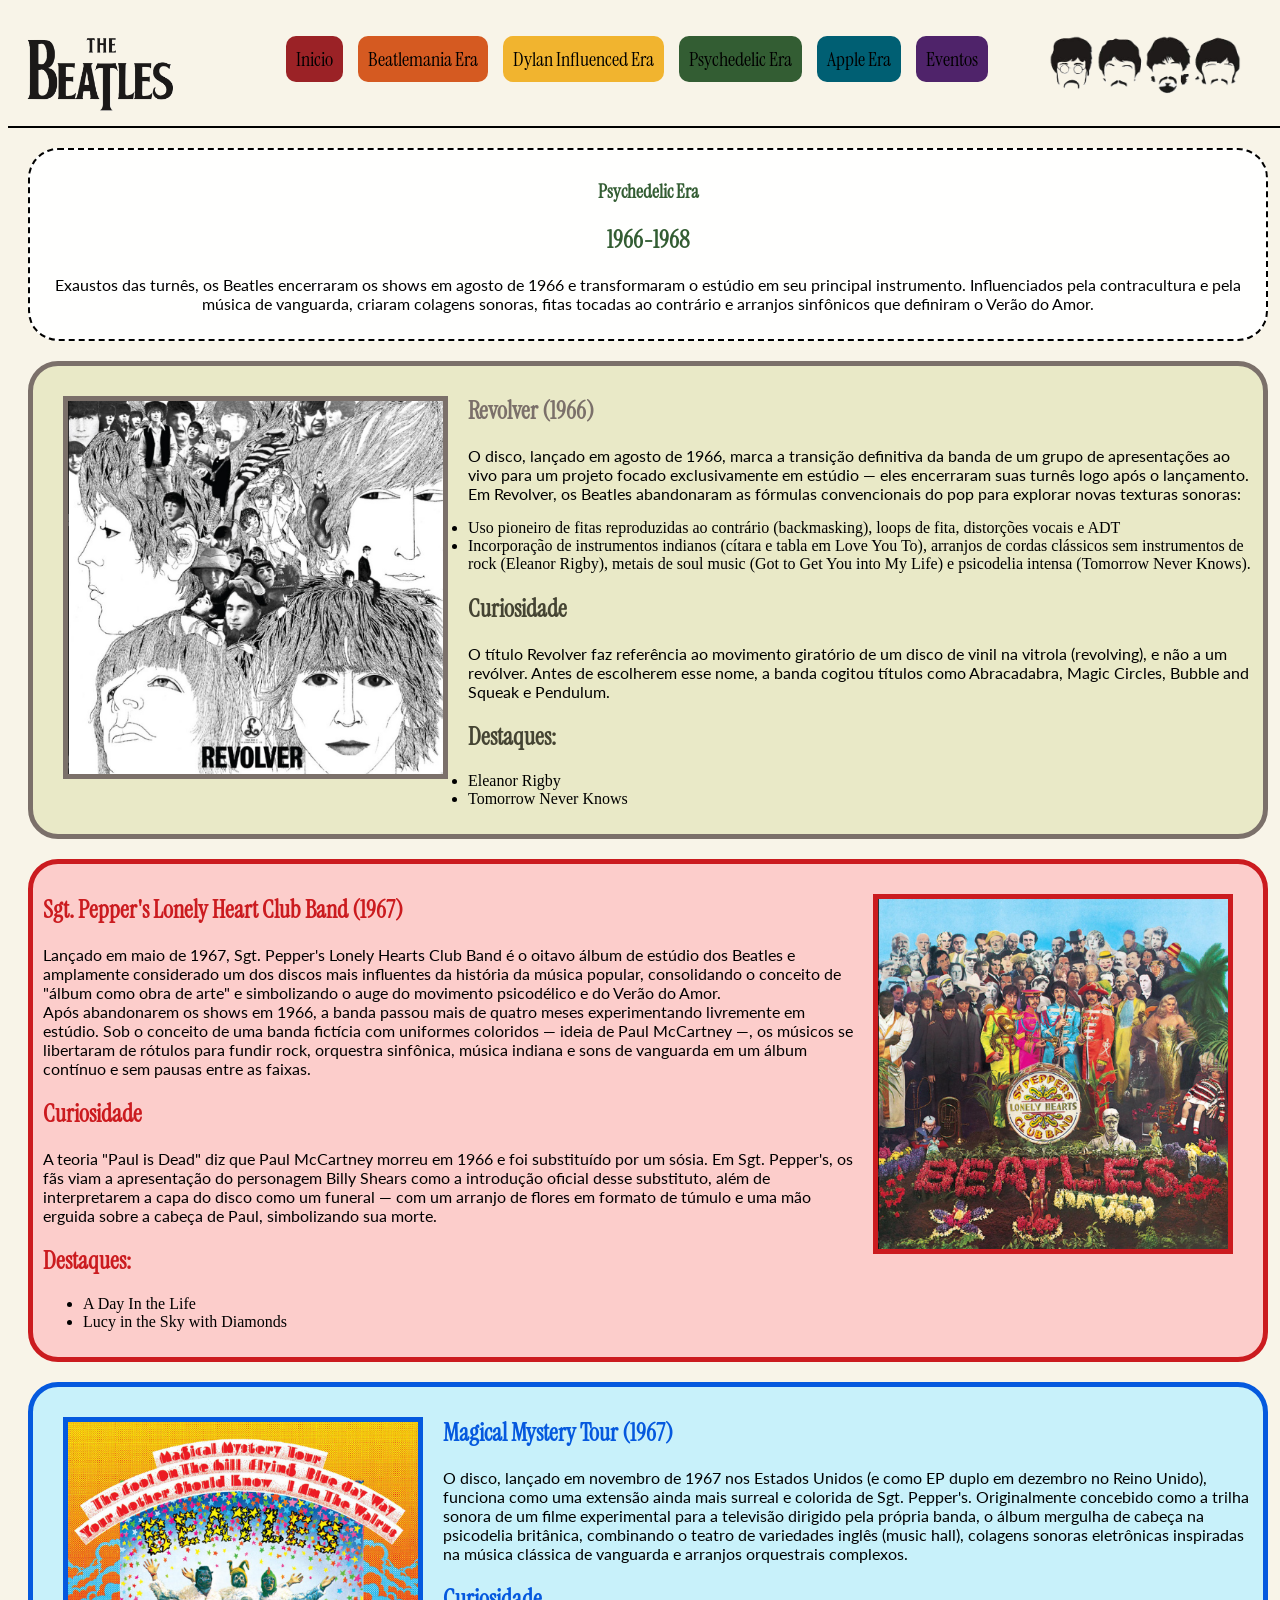
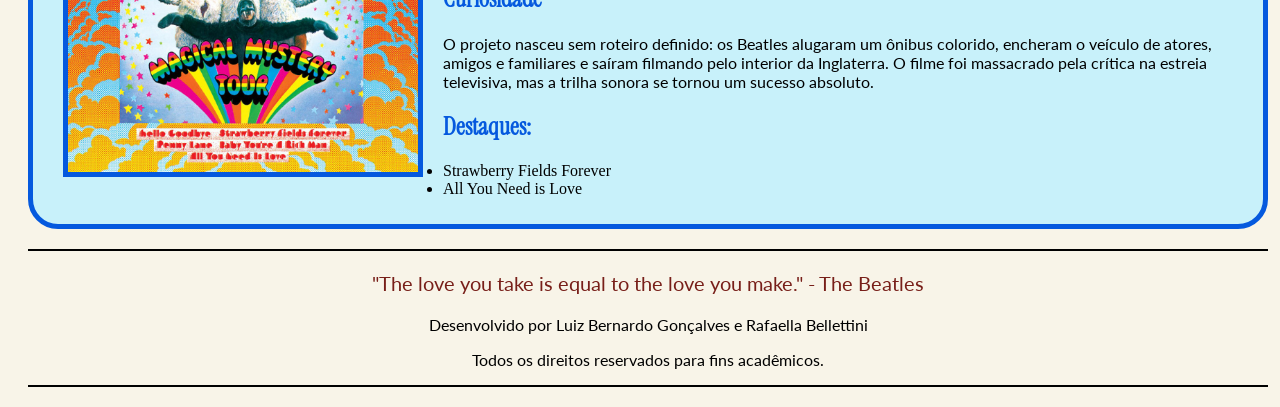
<file: psychedelic.html>
<!DOCTYPE html>
<html lang = "pt-br">
<head>
    <meta charset="UTF-8">
    <title>The Beatles-Psychedelic Era</title>
    <link rel="stylesheet" type="text/css" href="estilos.css">
</head>
<body>
    <header id="cabecalho">
        <figure class="logo">
        <img src="imagens/beatles logo.png" alt="logo" width="27%">
        </figure>
        <figure class="logo2">
            <img src="imagens/carabeatles.png" alt="logo2" width="100%">
        </figure>
        <nav class="abas">
            <ul>
			   <li class="index"> <a href="index.html">Inicio</a></li>
			    <li class="beatlemania"> <a href="beatlemania.html">Beatlemania Era</a></li>
			    <li class="dylan"> <a href="dylan.html">Dylan Influenced Era</a></li>
			    <li class="psy"> <a href="psychedelic.html">Psychedelic Era</a></li>
			    <li class="apple"> <a href="apple.html">Apple Era</a></li>
                <li class="eventos"><a href="eventos.html">Eventos</a></li>
		    </ul>
        </nav>
       
    </header>
    <article id="conteudo">
         <section class="titulo">
            <hgroup class="psychedelic">
           <h1>Psychedelic Era</h1>
            <h2>1966-1968</h2>
            </hgroup>
            <p>Exaustos das turnês, os Beatles encerraram os shows em agosto de 1966 e transformaram o estúdio em seu principal instrumento. Influenciados pela contracultura e pela música de vanguarda, criaram colagens sonoras, fitas tocadas ao contrário e arranjos sinfônicos que definiram o Verão do Amor.</p>
        </section>

        <div class="revolver">
        <div class="vinil">
            <img class="revolver" src="imagens/revolver.png" width="27%">
            <img class="disco" src="imagens/revolverdisc.png">
            </div>
            <div class="textorevolver">
            <h1><a href="https://open.spotify.com/intl-pt/album/3PRoXYsngSwjEQWR5PsHWR?si=63efdd3d7b2d4765" target="_blank"> Revolver (1966) </a></h1>
            <p>O disco, lançado em agosto de 1966, marca a transição definitiva da banda de um grupo de apresentações ao vivo para um projeto focado exclusivamente em estúdio — eles encerraram suas turnês logo após o lançamento. Em Revolver, os Beatles abandonaram as fórmulas convencionais do pop para explorar novas texturas sonoras:</p>
            <ul type="disc">
                <li>Uso pioneiro de fitas reproduzidas ao contrário (backmasking), loops de fita, distorções vocais e ADT</li>
                <li>Incorporação de instrumentos indianos (cítara e tabla em Love You To), arranjos de cordas clássicos sem instrumentos de rock (Eleanor Rigby), metais de soul music (Got to Get You into My Life) e psicodelia intensa (Tomorrow Never Knows).</li>
            </ul>
            <h2>Curiosidade</h2>
            <p>O título Revolver faz referência ao movimento giratório de um disco de vinil na vitrola (revolving), e não a um revólver. Antes de escolherem esse nome, a banda cogitou títulos como Abracadabra, Magic Circles, Bubble and Squeak e Pendulum.</p>
            <h2>Destaques:</h2>
            <ul type="disc">
                <li>Eleanor Rigby</li>
                <li>Tomorrow Never Knows</li>
            </ul>
        </div>
        </div>
         <div class="sgt">
         <div class="vinil1">      
            <img class="sgt" src="imagens/sgt.png" width="27%">
            <img class="discosgt" src="imagens/sgtdisc.png">
        </div>
            <div class="textosgt">
            <h1><a href="https://open.spotify.com/intl-pt/album/6QaVfG1pHYl1z15ZxkvVDW?si=c6404f5f3c15445c" target="_blank"> Sgt. Pepper's Lonely Heart Club Band (1967)</a></h1>
            <p>Lançado em maio de 1967, Sgt. Pepper's Lonely Hearts Club Band é o oitavo álbum de estúdio dos Beatles e amplamente considerado um dos discos mais influentes da história da música popular, consolidando o conceito de "álbum como obra de arte" e simbolizando o auge do movimento psicodélico e do Verão do Amor. <br> Após abandonarem os shows em 1966, a banda passou mais de quatro meses experimentando livremente em estúdio. Sob o conceito de uma banda fictícia com uniformes coloridos — ideia de Paul McCartney —, os músicos se libertaram de rótulos para fundir rock, orquestra sinfônica, música indiana e sons de vanguarda em um álbum contínuo e sem pausas entre as faixas.</p>
            <h2>Curiosidade</h2>
            <p>A teoria "Paul is Dead" diz que Paul McCartney morreu em 1966 e foi substituído por um sósia. Em Sgt. Pepper's, os fãs viam a apresentação do personagem Billy Shears como a introdução oficial desse substituto, além de interpretarem a capa do disco como um funeral — com um arranjo de flores em formato de túmulo e uma mão erguida sobre a cabeça de Paul, simbolizando sua morte.</p>
            <h2>Destaques:</h2>
            <ul type="disc">
                <li>A Day In the Life</li>
                <li>Lucy in the Sky with Diamonds</li>
            </ul>
        </div>
        </div>
        <div class="magical">
            <div class="vinil">
            <img class="magical" src="imagens/magical.png" width="27%">
            <img class="disco" src="imagens/magicaldisc.png">
            </div>
            <div class="textomagical">
            <h1><a href="https://open.spotify.com/intl-pt/album/2BtE7qm1qzM80p9vLSiXkj?si=126942d818f44983" target="_blank"> Magical Mystery Tour (1967)</a></h1>
            <p>O disco, lançado em novembro de 1967 nos Estados Unidos (e como EP duplo em dezembro no Reino Unido), funciona como uma extensão ainda mais surreal e colorida de Sgt. Pepper's. Originalmente concebido como a trilha sonora de um filme experimental para a televisão dirigido pela própria banda, o álbum mergulha de cabeça na psicodelia britânica, combinando o teatro de variedades inglês (music hall), colagens sonoras eletrônicas inspiradas na música clássica de vanguarda e arranjos orquestrais complexos.</p>
            <h2>Curiosidade</h2>
            <p>O projeto nasceu sem roteiro definido: os Beatles alugaram um ônibus colorido, encheram o veículo de atores, amigos e familiares e saíram filmando pelo interior da Inglaterra. O filme foi massacrado pela crítica na estreia televisiva, mas a trilha sonora se tornou um sucesso absoluto.</p>
            <h2>Destaques:</h2>
            <ul type="disc">
                <li>Strawberry Fields Forever</li>
                <li>All You Need is Love</li>
            </ul>
        </div>
        </div>
        
    </article>
    <footer id="rodape">
        <p class="citacao">"The love you take is equal to the love you make." - The Beatles</p>
        <p>Desenvolvido por Luiz Bernardo Gonçalves e Rafaella Bellettini</p>
        <p>Todos os direitos reservados para fins acadêmicos.</p>
    </footer>
</body>
</html>
</file>
<file: estilos.css>
@charset "UTF-8";
@import url('https://fonts.googleapis.com/css2?family=Instrument+Serif:ital@0;1&family=Lato:ital,wght@0,100;0,300;0,400;0,700;0,900;1,100;1,300;1,400;1,700;1,900&display=swap');
body{
    background-color: #F8F4E8;
    background-size: cover;
    background-position: center;
    background-repeat: no-repeat;
    min-width: 100%;
    
}

p, td{
font-family: 'Lato', sans-serif;
font-size: 12pt;
}
h1, h2, h3, a, th{
    font-family: 'Instrument Serif', serif;
     
  
}
/*Cabeçalho*/
figure.logo {
    position: absolute;
    left: -240px;
}

header#cabecalho{
    text-align: center;
    width: 100%;
}
figure.logo2{
    position: absolute;
    right: -5px;
    display: inline-block;
    width: 200px;
    height: 50px;
}
header {
    height: 110px;
    border-bottom: 2px solid black;
}
/*lista*/
nav.abas ul{
    display: flex;
    justify-content: center;
    align-items: center;
    gap: 15px;
    list-style: none;
    width: 92%;
    

}
nav.abas {
  position: relative;
  z-index: 10;
}
nav.abas li{
    text-decoration: uppercase;
    border-radius:10px; /*Deixei apenas para caso queiramos trocar*/
    font-size: large;
    border-radius: 2px solid;
    padding: 10px;
    font-size: 15pt;
    margin-top: 20px;
}
nav.abas a{
    color: black;
    text-decoration: none;
    display: inline-block;
    text-align: center;
}
li.index{
    background-color: #9b2226;
}
li.beatlemania{
    background-color: #d55a21;
}
li.psy{
    background-color: #335d33;
}
li.dylan{
    background-color: #f1b42f;
}
li.apple{
    background-color: #005f73;
}
li.eventos{
    background-color: #4f236a;
}
/*formatação dos titulos*/
section.titulos {
    width: 100%;
    text-align: center ;
    font-size: 20pt;
    font-weight: 400;
    
}


/*fomrmatação das fotos*/
div.conteudo{
    display: flex;
    align-items: center;
    gap: 30px;
   /* padding: 20px;
    margin: 20px;*/
    border-radius: 30px;
    border: 5px solid #f1b42f ;
    background-color: #ffffff80;
    
}

div.conteudoinvertido{
    display: flex;
    flex-direction: row-reverse;
   /* margin-left: auto;*/
  /*  margin-right: 20px;*/
   border: 5px solid #005f73;
   border-radius: 30px;
   margin: 10px;
   background-color: #ffffff80;
    
}
/*formatação da caixa*/
div.caixa{
    position: relative;
    width: 290px;
    height: 240px;
    min-width: 290px;
    margin: 20px;
    padding: 20px;
}

div.caixa img{
    width: 90%;
    height: auto;
    max-width: 90%;
    position: absolute;
    top: 50%;
    left: 50%;
    transform: translate(-50%, -50%);
    transition: opacity 0.5s ease;
    border: 5px solid #9b2226;
}
div.caixa img.imagem1{
    opacity: 1;
    
}
div.caixa img.imagem2{
    opacity: 0;    
}
div.caixa:hover .imagem1 {
    opacity: 0;
}

div.caixa:hover .imagem2 {
    opacity: 1;
}
/*textos inicio*/
div.textos{
    gap: 30px;
    text-align: center;
}

/*Formatação sections das eras*/
section.titulo {
    flex: 1;
    background-color: #ffffffed;
    border-radius: 30px;
    margin: 20px;
    height : auto;
    min-width: 0;
    text-align: center;
    padding: 10px;
    margin: 20px;
    border: #000000 dashed 2px;
     font-size: 12pt;
    font-weight: 400;
}

.beatlemania{
 color: #d55a21; 
}

.dylan{
color: #f1b42f;
}

.psychedelic{
    color: #335d33;
}

.apple{
    color:#005f73 ;
}
/*Beatlemania era*/

div.pleasepleaseme {
    flex: 1;
    background-color: #fdfdc8cc;
    border-radius: 30px;
    margin: 20px;
    height : auto;
    min-width: 0;
    padding: 10px;
    border: solid 5px #efe251;
}
div.pleasepleaseme img{
    display:flex;
    width:300px;
    float:left;
    margin: 20px;
   /* border: solid 5px #FBE707;*/
}
/*formatção disco*/
div.vinil img.disco{
    opacity: 0;
    position: absolute;
    transition: transform 1s ease, opacity 1s ease;
}
div.vinil img.disco:hover{
    transform: rotate(360deg);
    opacity: 1;
}
div.vinil img.please{
    opacity: 1;
    transition: opacity 1s ease;
    border: solid 5px #efe251;
}
div.vinil:hover img.please{
    opacity: 0;
}
div.textoplease h1{
text-align: left;
color:  #ffea00;

}
div.textoplease a{
    color:  #ffea00;
   text-decoration: none;
}

div.textoplease a:hover{
    color:  #ffea00;
   text-decoration: underline;
}


div.textoplease h2{
 color:  #ffea00;  
}


div.withthebeatles {
    flex: 1;
    height: auto;
    min-width: 0;
    background-color: #ffffffcc;
    border-radius: 30px;
    margin: 20px;
    padding: 10px;
    border: solid 5px #000000;
}
div.withthebeatles img{
    display:flex;
    width:300px;
    float:right;
    margin: 20px;
    /*border: solid 5px #000000;*/
}
div.textowith a{
    color:  #000000;
   text-decoration: none;
}

div.textowith a:hover{
    color:  #000000;
   text-decoration: underline;
}

/*formatação do disco*/
div.vinil1 img.disco{
    opacity: 0;
    position: absolute;
    left: 1150px;
    transition: transform 1s ease, opacity 1s ease;
    
}
div.vinil1 img.disco:hover{
    transform: rotate(360deg);
    opacity: 1;
}
div.vinil1 img.with{
    opacity: 1;
    transition: opacity 1s ease;
    border: solid 5px  #000000;
}
div.vinil1:hover img.with{
    opacity: 0;
}

div.aharddaysnight {
    flex: 1;
    background-color: #b2c8ffcc;
    height: auto;
    min-width: 0;
    border-radius: 30px;
    margin: 20px;
    padding: 10px;
    border: solid 5px #2a417c;
}
div.aharddaysnight img{
    display:flex;
    width:320px;
    float:left;
    margin: 20px;
   /* border: solid 5px #2a417c;*/
}
/*formatção disco*/

div.vinil img.hard{
    opacity: 1;
    transition: opacity 1s ease;
    border: solid 5px #2a417c;
}
div.vinil:hover img.hard{
    opacity: 0;
}
div.textohard h1{
text-align: left;
color:  #2a417c;
}

div.textohard h2{
 color: #2a417c;
  
}
div.textohard a{
    color:  #2a417c;
   text-decoration: none;
}

div.textohard a:hover{
    color:  #2a417c;
   text-decoration: underline;
}

/*Dylan Era*/

div.beatlesforsale {
    flex: 1;
    background-color: #e0feb9cc;
    height: auto;
    min-width: 0;
    border-radius: 30px;
    margin: 20px;
    padding: 10px;
    border: solid 5px #4c8200;
}
div.beatlesforsale img{
    display:flex;
    width:375px;
    float:right;
    margin: 20px;
   
}
/*formatação do disco*/

div.vinil1 img.forsale{
    opacity: 1;
    transition: opacity 1s ease;
    border: solid 5px #4c8200cc;
}
div.vinil1:hover img.forsale{
    opacity: 0;
}
img.discoforsale{
    opacity: 0;
    position:absolute;
    left: 1050px;
    transition: transform 1s ease, opacity 1s ease;
    
}
div.vinil1 img.discoforsale:hover{
    transform: rotate(360deg);
    opacity: 1;
}
div.textosale h1{
text-align: left;
color:  #4c8200 ;

}

div.textosale h2{
 color:   #4c8200;
   
}

.textosale a{
    color:  #4c8200;
   text-decoration: none;
}

.textosale a:hover{
    color:  #4c8200;
   text-decoration: underline;
}

div.help {
    flex: 1;
    background-color: #d4eaffcc;
    height: auto;
    min-width: 0;
    border-radius: 30px;
    margin: 20px;
    padding: 10px;
    border: solid 5px #0c4981;
}
div.help img{
    display:flex;
    width:350px;
    float:left;
    margin: 20px;
   
}
/*formatção disco*/

div.vinil img.hp{
    opacity: 1;
    transition: opacity 1s ease;
     border: solid 5px #0c4981;
}
div.vinil:hover img.hp{
    opacity: 0;
}
div.textohelp h1{
text-align: left;
color:  #0c4981 ;

}

div.textohelp h2{
 color:   #0c4981;
font-family: georgia;   
}
div.textohelp a{
    color:  #0c4981;
   text-decoration: none;
}

div.textohelp a:hover{
    color:  #0c4981;
   text-decoration: underline;
}


div.rubbersoul {
    flex: 1;
    background-color: #fcd9b4cc;
    height: auto;
    min-width: 0;
    border-radius: 30px;
    margin: 20px;
    padding: 10px;
    border: solid 5px #c75a1a;
}
div.rubbersoul img{
    display:flex;
    width:350px;
    float:right;
    margin: 20px;

}
/*formatação disco*/
div.vinil1 img.rubber{
    opacity: 1;
    transition: opacity 1s ease;
    border: solid 5px #c75a1a;
}
div.vinil1:hover img.rubber{
    opacity: 0;
}
div.vinil1 img.discosoul{
    opacity: 0;
    position: absolute;
    left: 1100px;
    transition: transform 1s ease, opacity 1s ease;
    
}
div.vinil1 img.discosoul:hover{
    transform: rotate(360deg);
    opacity: 1;
}

div.textorubber h1{
text-align: left;
color:  #c75a1a ;

}

div.textorubber h2{
 color:   #c75a1a;
  
}
div.textorubber a{
    color:  #c75a1a;
   text-decoration: none;
}

div.textorubber a:hover{
    color:  #c75a1a;
   text-decoration: underline;
}


/*formatação do psychedelic*/


div.revolver {
    flex: 1;
    background-color: #e6e6c0cc;
    height: auto;
    min-width: 0;
    border-radius: 30px;
    margin: 20px;
     padding: 10px;
    border: solid 5px #7b706a;
    
}
div.revolver img{
    display:flex;
    width:375px;
    float:left;
    margin: 20px;
}
div.revolver a{
    color:  #7b706a;
   text-decoration: none;
}

div.textorevolver a:hover{
    color:  #7b706a;
   text-decoration: underline;
}
/*formatção disco*/

div.vinil img.revolver{
    opacity: 1;
    transition: opacity 1s ease;
    border: solid 5px #7b706a;
}
div.vinil:hover img.revolver{
    opacity: 0;
}
div.textorevolver h1{
text-align: left;
color:  #363426;

}

div.textorevolver h2{
 color:  #454433;
 
}

div.magical {
    flex: 1;
    background-color: #bdf0ffcc;
    height: auto;
    min-width: 0;
    border-radius: 30px;
    margin: 20px;
     padding: 10px;
    border: solid 5px #0559de;
    }
div.magical img{
    display:flex;
    width:350px;
    float:left;
    margin: 20px;
   
}
/*formatação disco*/
div.vinil img.magical{
    opacity: 1;
    transition: opacity 1s ease;
    border: solid 5px #0559de;
}
div.vinil:hover img.magical{
    opacity: 0;
}
div.textomagical h1{
text-align: left;
color:  #0559de;

}

div.textomagical h2{
 color: #0559de;
  
}

div.textomagical a{
    color:  #0559de;
   text-decoration: none;
}

div.textomagical a:hover{
    color:  #0559de;
   text-decoration: underline;
}
div.sgt {
    flex: 1;
    background-color: #fec4c5cc;
    height: auto;
    min-width: 0;
    border-radius: 30px;
    margin: 20px;
     padding: 10px;
    border: solid 5px #cb1b1f;
}
div.sgt img{
    display:flex;
    width:350px;
    float:right;
    margin: 20px;
    
}
/*formatação disco*/
div.vinil1 img.sgt{
    opacity: 1;
    transition: opacity 1s ease;
    border: solid 5px #cb1b1f;
}
div.vinil1:hover img.sgt{
    opacity: 0;
}
div.vinil1 img.discosgt{
    opacity: 0;
    position: absolute;
    left: 1070px;
    transition: transform 1s ease, opacity 1s ease;
    
}
div.vinil1 img.discosgt:hover{
    transform: rotate(360deg);
    opacity: 1;
}
div.textosgt h1{
text-align: left;
color: #cb1b1f;

}

div.textosgt h2{
 color:  #cb1b1f;
 
}

div.textosgt a{
    color:  #cb1b1f;
   text-decoration: none;
}

div.textosgt a:hover{
    color:  #cb1b1f;
   text-decoration: underline;
}

/*Apple Era*/

div.white {
    flex: 1;
    background-color: #d4d4bdcc;
    height: auto;
    min-width: 0;
    border-radius: 30px;
    margin: 20px;
    padding: 10px;
    border: solid 5px #93938c;
}
div.white img{
    display:flex;
    width:350px;
    float:left;
    margin: 20px;
    
}
/*formatação do disco*/
div.vinil img.white{
    opacity: 1;
    transition: opacity 1s ease;
    border: solid 5px #93938c;
}
div.vinil:hover img.white{
    opacity: 0;
}

div.textowhite h1{
text-align: left;
color:  #4e4c3d;
}

div.textowhite h2{
 color:  #696854;
   
}
div.textowhite a{
    color:  #696854;
   text-decoration: none;
}

div.textowhite a:hover{
    color:  #696854;
   text-decoration: underline;
}

div.abbey {
    flex: 1;
    background-color: #ade7aecc;
    height: auto;
    min-width: 0;
    border-radius: 30px;
    margin: 20px;
    padding: 10px;
    border: solid 5px #16411e;
}
div.abbey img{
    display:flex;
    width:350px;
    float:right;
    margin: 20px;
    
}
/*formataçao disco*/
div.vinil1 img.abbey{
    opacity: 1;
    transition: opacity 1s ease;
    border: solid 5px #16411e;
}
div.vinil1:hover img.abbey{
    opacity: 0;
}
div.vinil1 img.discoabbey{
    opacity: 0;
    position: absolute;
    left: 1070px;
    transition: transform 1s ease, opacity 1s ease;
    
}
div.vinil1 img.discoabbey:hover{
    transform: rotate(360deg);
    opacity: 1;
}
div.textoabbey h1{
text-align: left;
color:  #16411e;

}

div.textoabbey h2{
 color:  #16411e;
  
}

div.textoabbey a{
    color:  #16411e;
   text-decoration: none;
}

div.textoabbey a:hover{
    color:  #16411e;
   text-decoration: underline;
}

div.let {
    flex: 1;
    background-color: #f0aca7cc;
    height: auto;
    min-width: 0;
    border-radius: 30px;
    margin: 20px;
    padding: 10px;
    border: solid 5px #b63027;
}
div.let img{
    display:flex;
    width:350px;
    float:left;
    margin: 20px;
    
}
/*formataçao disco*/
div.vinil img.itbe{
    opacity: 1;
    transition: opacity 1s ease;
    border: solid 5px #b63027;
}
div.vinil:hover img.itbe{
    opacity: 0;
}

div.textolet h1{
text-align: left;
color:  #b63027;

}

div.textolet h2{
 color:  #b63027;
  
}

div.textolet a{
    color:  #b63027;
   text-decoration: none;
}

div.textolet a:hover{
    color: #b63027;
   text-decoration: underline;
}
/*formatação eventos*/
iframe{
    border: 4px solid #6e259c;
    border-radius: 10px;
}

div.video iframe{
    margin: 10px;
    width: 560px;
    height: 315px;
    border: 0;
}
div.textovideo {
    flex: 1;
    text-align: center;
    margin-right: 10px;
    background-color:#f4e4ff ;
    border-radius: 20px;
    border: solid 3px #6e259c;
    padding: 7px;
}
div.video{
    display: flex;
    flex: 0 0 560px;
    margin: 18px;
}
div.video2 iframe{
  margin: 20px;
  float: left;
  border-radius: 4px solid #6e259c;
  width: 560px;
    height: 315px;
    border: 0;
}
div.textovideo2 {
    text-align: center;
    flex: 1;
    background-color:#f4e4ff ;
    border-radius: 20px;
    border: solid 3px #6e259c;
    padding: 7px;
}
div.video2{
    display: flex;
    flex-direction: row-reverse;
    align-items: flex-start;
    gap: 20px;
    flex: 0 0 560px;
}

/*tabela*/
hgroup{
    text-align: center;
}
table{
     margin: 0 auto;
	width: 40%;
	text-align: center;
	border-collapse: collapse;
	border: #eedbfa solid 5px;
}

table th, td {
	border:#eedbfa solid 5px;
    padding: 5px;
    text-align: center;
	font-size: 15pt;
	background-color: #e1c7f2;
}

table th {
	background-color:#9e52cd;
	border:#eedbfa solid 5px;
    padding: 5px;
    text-align: center;
	font-size: 17pt;
}
/*formatação do rodapé*/
footer{
    border-bottom: 2px solid black;
    border-top: 2px solid black;
    margin: 20px;
    text-align: center;
    font-size: 14px;
}

p.citacao{
    color:#781f19 ;
    font-size: 20px;
}
</file>
